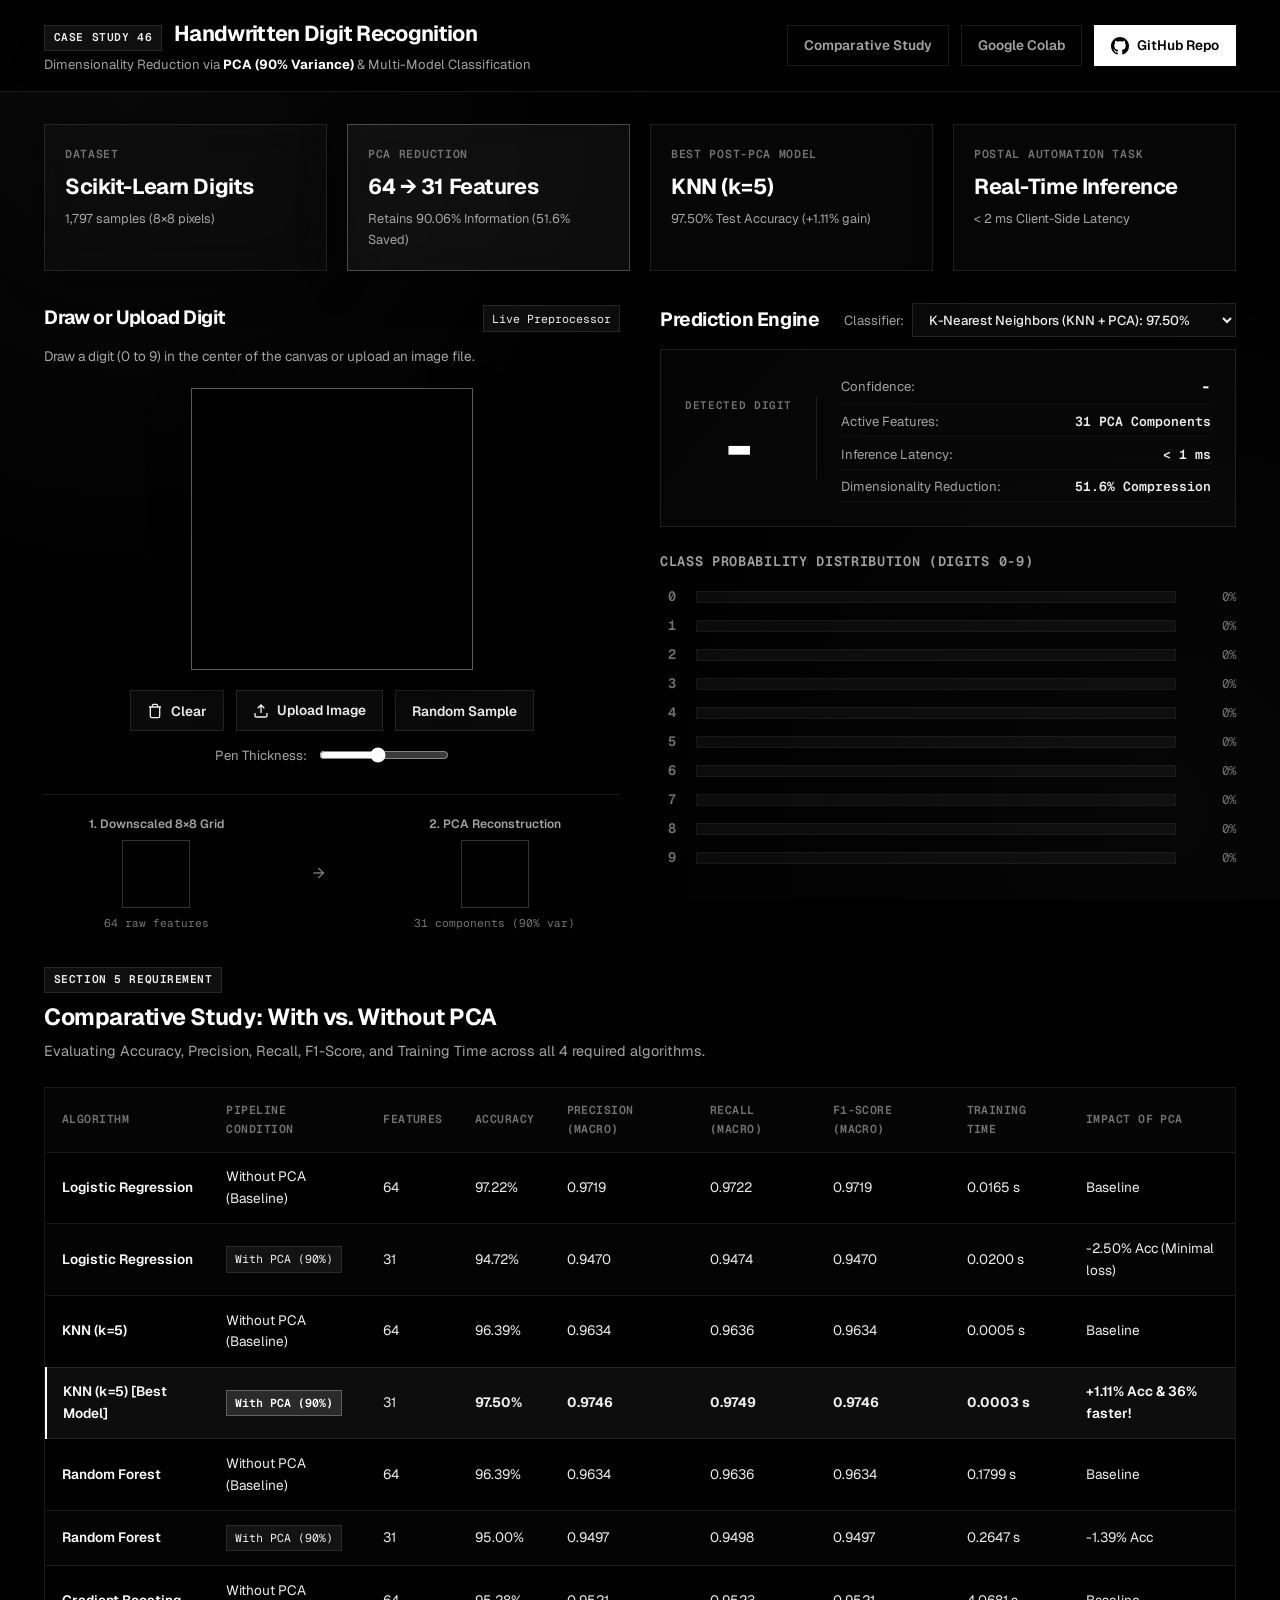
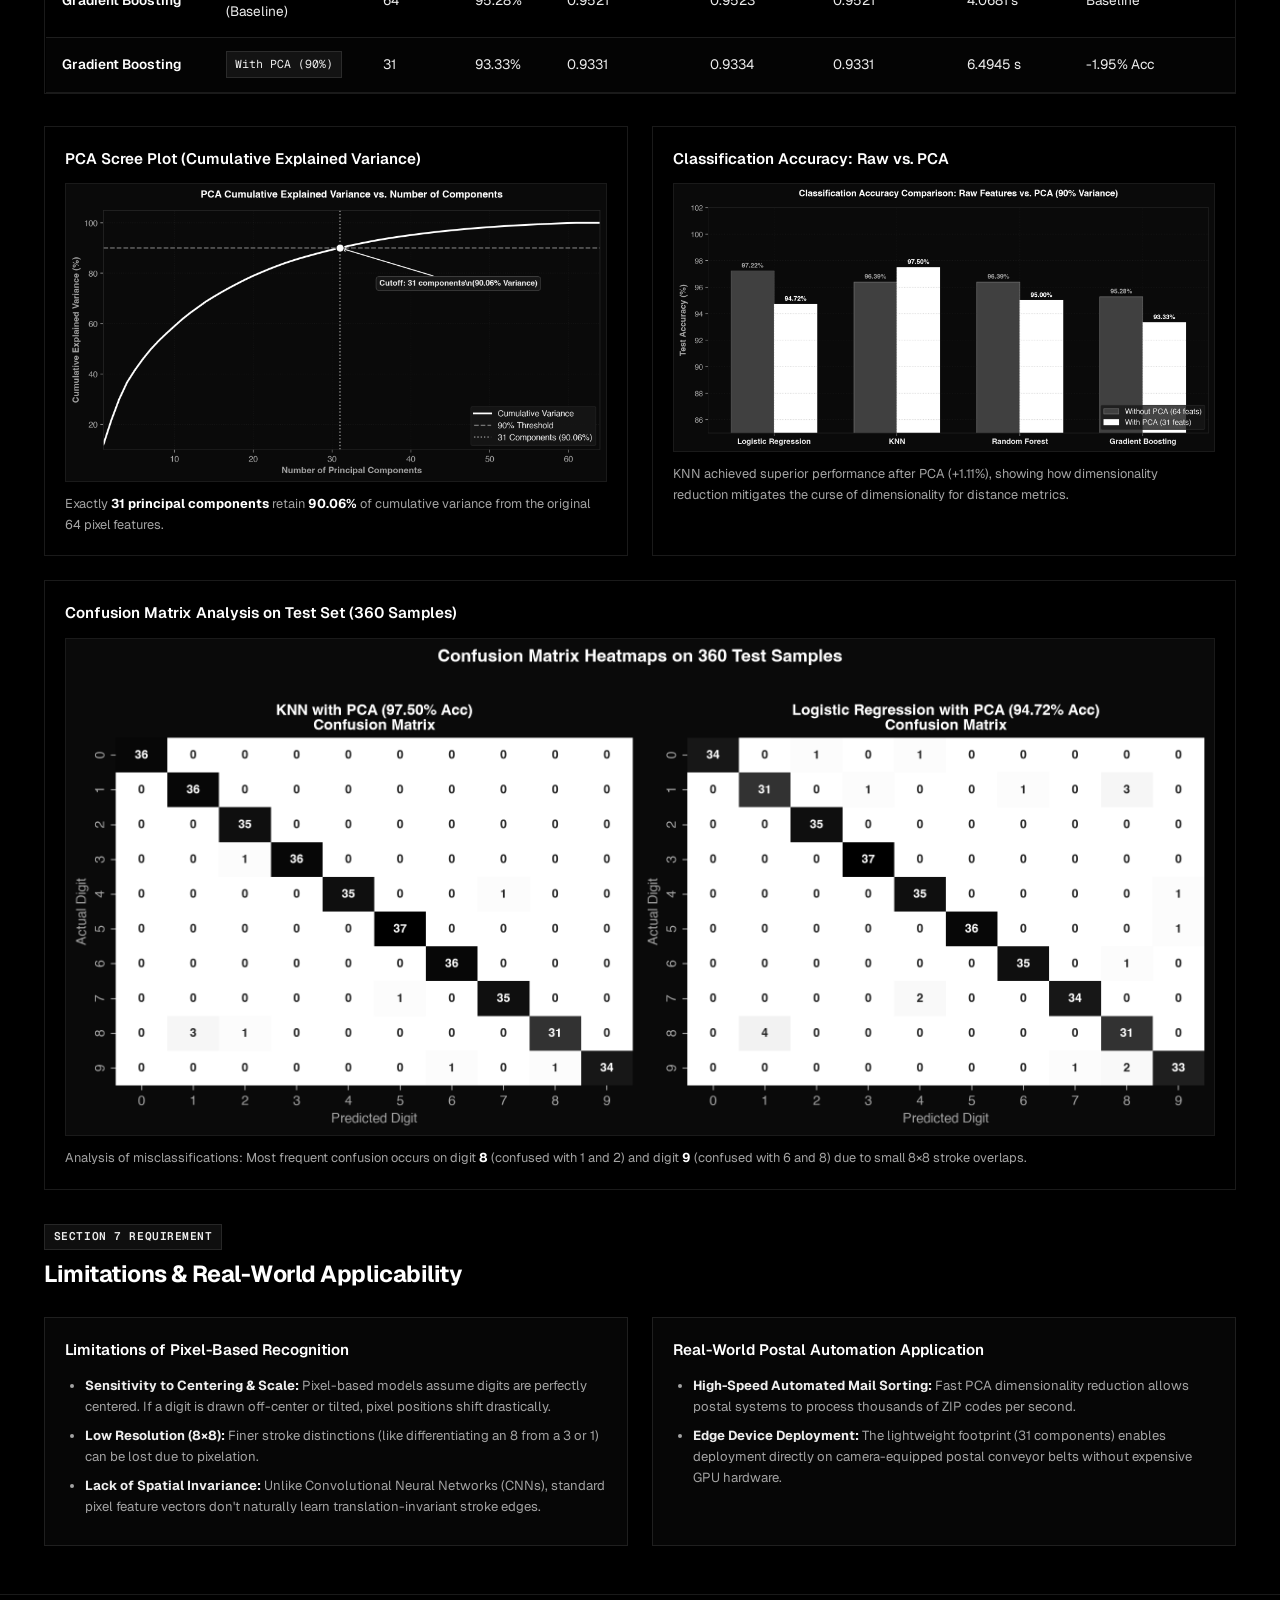
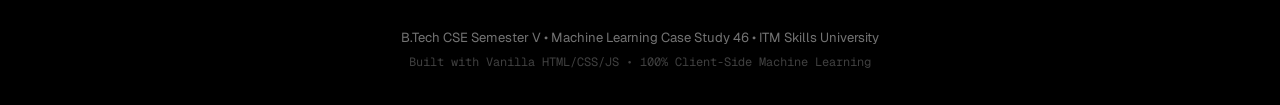
<file: docs/index.html>
<!DOCTYPE html>
<html lang="en">
<head>
  <meta charset="UTF-8">
  <meta name="viewport" content="width=device-width, initial-scale=1.0">
  <title>Handwritten Digit Recognition using PCA & ML | Case Study 46</title>
  <meta name="description" content="Postal automation handwritten digit recognition using Principal Component Analysis (PCA) and Machine Learning classification (KNN, Logistic Regression, Random Forest, Gradient Boosting).">
  <link rel="preconnect" href="https://fonts.googleapis.com">
  <link rel="preconnect" href="https://fonts.gstatic.com" crossorigin>
  <link href="https://fonts.googleapis.com/css2?family=Geist:wght@300;400;500;600;700;800;900&family=Geist+Mono:wght@400;500;600;700&display=swap" rel="stylesheet">
  <link rel="stylesheet" href="style.css">
</head>
<body>
  <!-- Header / Navigation -->
  <header class="app-header">
    <div class="header-container">
      <div class="brand">
        <span class="badge">Case Study 46</span>
        <h1>Handwritten Digit Recognition</h1>
        <p class="subtitle">Dimensionality Reduction via <strong>PCA (90% Variance)</strong> & Multi-Model Classification</p>
      </div>
      <div class="header-actions">
        <a href="#study-section" class="btn btn-outline">Comparative Study</a>
        <a href="https://colab.research.google.com/drive/1kTOeMzGCiN0HxwHrBNd3Xd0v0UyKECfm?usp=sharing" target="_blank" rel="noopener" class="btn btn-outline">Google Colab</a>
        <a href="https://github.com/MSB-io/handwritten-digit-recognition" target="_blank" rel="noopener" class="btn btn-primary">
          <svg width="18" height="18" viewBox="0 0 24 24" fill="currentColor"><path d="M12 0C5.37 0 0 5.37 0 12c0 5.31 3.435 9.795 8.205 11.385.6.105.825-.255.825-.57 0-.285-.015-1.23-.015-2.235-3.015.555-3.795-.735-4.035-1.41-.135-.345-.72-1.41-1.23-1.695-.42-.225-1.02-.78-.015-.795.945-.015 1.62.87 1.845 1.23 1.08 1.815 2.805 1.305 3.495.99.105-.78.42-1.305.765-1.605-2.67-.3-5.46-1.335-5.46-5.925 0-1.305.465-2.385 1.23-3.225-.12-.3-.54-1.53.12-3.18 0 0 1.005-.315 3.3 1.23.96-.27 1.98-.405 3-.405s2.04.135 3 .405c2.295-1.56 3.3-1.23 3.3-1.23.66 1.65.24 2.88.12 3.18.765.84 1.23 1.905 1.23 3.225 0 4.605-2.805 5.625-5.475 5.925.435.375.81 1.095.81 2.22 0 1.605-.015 2.895-.015 3.3 0 .315.225.69.825.57A12.02 12.02 0 0024 12c0-6.63-5.37-12-12-12z"/></svg>
          GitHub Repo
        </a>
      </div>
    </div>
  </header>

  <!-- Main Content -->
  <main class="main-container">
    
    <!-- Top Summary Banner -->
    <section class="metrics-banner">
      <div class="metric-card">
        <span class="metric-label">Dataset</span>
        <span class="metric-value">Scikit-Learn Digits</span>
        <span class="metric-sub">1,797 samples (8×8 pixels)</span>
      </div>
      <div class="metric-card highlight">
        <span class="metric-label">PCA Reduction</span>
        <span class="metric-value">64 → 31 Features</span>
        <span class="metric-sub">Retains 90.06% Information (51.6% Saved)</span>
      </div>
      <div class="metric-card">
        <span class="metric-label">Best Post-PCA Model</span>
        <span class="metric-value">KNN (k=5)</span>
        <span class="metric-sub">97.50% Test Accuracy (+1.11% gain)</span>
      </div>
      <div class="metric-card">
        <span class="metric-label">Postal Automation Task</span>
        <span class="metric-value">Real-Time Inference</span>
        <span class="metric-sub">&lt; 2 ms Client-Side Latency</span>
      </div>
    </section>

    <!-- Interactive Workspace Grid -->
    <div class="workspace-grid">
      
      <!-- Left Panel: Drawing Canvas & Preprocessing -->
      <section class="drawing-panel">
        <div class="panel-header">
          <h2>Draw or Upload Digit</h2>
          <span class="tag">Live Preprocessor</span>
        </div>
        <p class="panel-desc">Draw a digit (0 to 9) in the center of the canvas or upload an image file.</p>

        <!-- Canvas Container -->
        <div class="canvas-wrapper">
          <canvas id="digitCanvas" width="280" height="280"></canvas>
        </div>

        <!-- Canvas Controls -->
        <div class="canvas-controls">
          <button id="btnClear" class="btn btn-secondary">
            <svg width="16" height="16" viewBox="0 0 24 24" fill="none" stroke="currentColor" stroke-width="2"><path d="M3 6h18M19 6v14a2 2 0 01-2 2H7a2 2 0 01-2-2V6m3 0V4a2 2 0 012-2h4a2 2 0 012 2v2"/></svg>
            Clear
          </button>
          
          <label class="btn btn-secondary file-upload-btn">
            <svg width="16" height="16" viewBox="0 0 24 24" fill="none" stroke="currentColor" stroke-width="2"><path d="M21 15v4a2 2 0 01-2 2H5a2 2 0 01-2-2v-4M17 8l-5-5-5 5M12 3v12"/></svg>
            Upload Image
            <input type="file" id="imageUpload" accept="image/*">
          </label>

          <button id="btnSample" class="btn btn-secondary" title="Load a random test sample">
            Random Sample
          </button>
        </div>

        <div class="stroke-control">
          <label for="strokeWidth">Pen Thickness:</label>
          <input type="range" id="strokeWidth" min="14" max="32" value="22">
        </div>

        <!-- Preprocessing Pipeline Visualizer -->
        <div class="pipeline-visualizer">
          <div class="visual-step">
            <span class="step-title">1. Downscaled 8×8 Grid</span>
            <div class="pixel-preview-box">
              <canvas id="preview8x8" width="64" height="64"></canvas>
            </div>
            <span class="step-meta">64 raw features</span>
          </div>

          <div class="pipeline-arrow">&rarr;</div>

          <div class="visual-step">
            <span class="step-title">2. PCA Reconstruction</span>
            <div class="pixel-preview-box">
              <canvas id="previewPca" width="64" height="64"></canvas>
            </div>
            <span class="step-meta">31 components (90% var)</span>
          </div>
        </div>
      </section>

      <!-- Right Panel: Prediction & Probabilities -->
      <section class="prediction-panel">
        <div class="panel-header">
          <h2>Prediction Engine</h2>
          <!-- Model Selector -->
          <div class="model-select-wrapper">
            <label for="modelSelect">Classifier:</label>
            <select id="modelSelect" class="form-select">
              <option value="knn" selected>K-Nearest Neighbors (KNN + PCA): 97.50%</option>
              <option value="lr">Logistic Regression (Softmax + PCA): 94.72%</option>
            </select>
          </div>
        </div>

        <!-- Big Prediction Banner -->
        <div class="prediction-display">
          <div class="digit-box">
            <span class="digit-label">Detected Digit</span>
            <span id="predictedDigit" class="digit-number">-</span>
          </div>
          <div class="prediction-details">
            <div class="detail-row">
              <span class="detail-name">Confidence:</span>
              <span id="predictionConfidence" class="detail-value highlight-val">-</span>
            </div>
            <div class="detail-row">
              <span class="detail-name">Active Features:</span>
              <span class="detail-value">31 PCA Components</span>
            </div>
            <div class="detail-row">
              <span class="detail-name">Inference Latency:</span>
              <span id="inferenceLatency" class="detail-value">&lt; 1 ms</span>
            </div>
            <div class="detail-row">
              <span class="detail-name">Dimensionality Reduction:</span>
              <span class="detail-value green-val">51.6% Compression</span>
            </div>
          </div>
        </div>

        <!-- Probability Distribution Bar Chart -->
        <div class="probabilities-container">
          <h3>Class Probability Distribution (Digits 0-9)</h3>
          <div class="prob-bars" id="probBars">
            <!-- Dynamically populated 0 to 9 bars -->
          </div>
        </div>
      </section>
    </div>

    <!-- Comparative Study Section (Requirement 5) -->
    <section id="study-section" class="study-section">
      <div class="section-heading">
        <span class="badge">Section 5 Requirement</span>
        <h2>Comparative Study: With vs. Without PCA</h2>
        <p>Evaluating Accuracy, Precision, Recall, F1-Score, and Training Time across all 4 required algorithms.</p>
      </div>

      <!-- Results Table -->
      <div class="table-responsive">
        <table class="data-table">
          <thead>
            <tr>
              <th>Algorithm</th>
              <th>Pipeline Condition</th>
              <th>Features</th>
              <th>Accuracy</th>
              <th>Precision (Macro)</th>
              <th>Recall (Macro)</th>
              <th>F1-Score (Macro)</th>
              <th>Training Time</th>
              <th>Impact of PCA</th>
            </tr>
          </thead>
          <tbody>
            <tr>
              <td class="bold-text">Logistic Regression</td>
              <td>Without PCA (Baseline)</td>
              <td>64</td>
              <td>97.22%</td>
              <td>0.9719</td>
              <td>0.9722</td>
              <td>0.9719</td>
              <td>0.0165 s</td>
              <td>Baseline</td>
            </tr>
            <tr class="pca-row">
              <td class="bold-text">Logistic Regression</td>
              <td><span class="pill">With PCA (90%)</span></td>
              <td>31</td>
              <td>94.72%</td>
              <td>0.9470</td>
              <td>0.9474</td>
              <td>0.9470</td>
              <td>0.0200 s</td>
              <td>-2.50% Acc (Minimal loss)</td>
            </tr>
            <tr>
              <td class="bold-text">KNN (k=5)</td>
              <td>Without PCA (Baseline)</td>
              <td>64</td>
              <td>96.39%</td>
              <td>0.9634</td>
              <td>0.9636</td>
              <td>0.9634</td>
              <td>0.0005 s</td>
              <td>Baseline</td>
            </tr>
            <tr class="pca-row highlight-winner">
              <td class="bold-text">KNN (k=5) [Best Model]</td>
              <td><span class="pill green-pill">With PCA (90%)</span></td>
              <td>31</td>
              <td><strong>97.50%</strong></td>
              <td><strong>0.9746</strong></td>
              <td><strong>0.9749</strong></td>
              <td><strong>0.9746</strong></td>
              <td><strong>0.0003 s</strong></td>
              <td><span class="gain">+1.11% Acc &amp; 36% faster!</span></td>
            </tr>
            <tr>
              <td class="bold-text">Random Forest</td>
              <td>Without PCA (Baseline)</td>
              <td>64</td>
              <td>96.39%</td>
              <td>0.9634</td>
              <td>0.9636</td>
              <td>0.9634</td>
              <td>0.1799 s</td>
              <td>Baseline</td>
            </tr>
            <tr class="pca-row">
              <td class="bold-text">Random Forest</td>
              <td><span class="pill">With PCA (90%)</span></td>
              <td>31</td>
              <td>95.00%</td>
              <td>0.9497</td>
              <td>0.9498</td>
              <td>0.9497</td>
              <td>0.2647 s</td>
              <td>-1.39% Acc</td>
            </tr>
            <tr>
              <td class="bold-text">Gradient Boosting</td>
              <td>Without PCA (Baseline)</td>
              <td>64</td>
              <td>95.28%</td>
              <td>0.9521</td>
              <td>0.9523</td>
              <td>0.9521</td>
              <td>4.0681 s</td>
              <td>Baseline</td>
            </tr>
            <tr class="pca-row">
              <td class="bold-text">Gradient Boosting</td>
              <td><span class="pill">With PCA (90%)</span></td>
              <td>31</td>
              <td>93.33%</td>
              <td>0.9331</td>
              <td>0.9334</td>
              <td>0.9331</td>
              <td>6.4945 s</td>
              <td>-1.95% Acc</td>
            </tr>
          </tbody>
        </table>
      </div>

      <!-- Charts Grid -->
      <div class="charts-grid">
        <div class="chart-card">
          <h3>PCA Scree Plot (Cumulative Explained Variance)</h3>
          <img src="assets/pca_variance_curve.png" alt="PCA Explained Variance Curve" class="responsive-chart">
          <p class="chart-caption">Exactly <strong>31 principal components</strong> retain <strong>90.06%</strong> of cumulative variance from the original 64 pixel features.</p>
        </div>

        <div class="chart-card">
          <h3>Classification Accuracy: Raw vs. PCA</h3>
          <img src="assets/accuracy_comparison.png" alt="Accuracy Comparison Bar Chart" class="responsive-chart">
          <p class="chart-caption">KNN achieved superior performance after PCA (+1.11%), showing how dimensionality reduction mitigates the curse of dimensionality for distance metrics.</p>
        </div>

        <div class="chart-card wide-card">
          <h3>Confusion Matrix Analysis on Test Set (360 Samples)</h3>
          <img src="assets/confusion_matrices.png" alt="Confusion Matrix Heatmaps" class="responsive-chart">
          <p class="chart-caption">Analysis of misclassifications: Most frequent confusion occurs on digit <strong>8</strong> (confused with 1 and 2) and digit <strong>9</strong> (confused with 6 and 8) due to small 8×8 stroke overlaps.</p>
        </div>
      </div>
    </section>

    <!-- Limitations and Real-World Applicability (Requirement 7) -->
    <section class="limitations-section">
      <div class="section-heading">
        <span class="badge">Section 7 Requirement</span>
        <h2>Limitations &amp; Real-World Applicability</h2>
      </div>
      <div class="limits-grid">
        <div class="limit-box">
          <h4>Limitations of Pixel-Based Recognition</h4>
          <ul>
            <li><strong>Sensitivity to Centering &amp; Scale:</strong> Pixel-based models assume digits are perfectly centered. If a digit is drawn off-center or tilted, pixel positions shift drastically.</li>
            <li><strong>Low Resolution (8×8):</strong> Finer stroke distinctions (like differentiating an 8 from a 3 or 1) can be lost due to pixelation.</li>
            <li><strong>Lack of Spatial Invariance:</strong> Unlike Convolutional Neural Networks (CNNs), standard pixel feature vectors don't naturally learn translation-invariant stroke edges.</li>
          </ul>
        </div>
        <div class="limit-box">
          <h4>Real-World Postal Automation Application</h4>
          <ul>
            <li><strong>High-Speed Automated Mail Sorting:</strong> Fast PCA dimensionality reduction allows postal systems to process thousands of ZIP codes per second.</li>
            <li><strong>Edge Device Deployment:</strong> The lightweight footprint (31 components) enables deployment directly on camera-equipped postal conveyor belts without expensive GPU hardware.</li>
          </ul>
        </div>
      </div>
    </section>

  </main>

  <!-- Footer -->
  <footer class="app-footer">
    <div class="footer-container">
      <p>B.Tech CSE Semester V &bull; Machine Learning Case Study 46 &bull; ITM Skills University</p>
      <p class="copyright">Built with Vanilla HTML/CSS/JS &bull; 100% Client-Side Machine Learning</p>
    </div>
  </footer>

  <!-- Scripts -->
  <script src="model_data.js"></script>
  <script src="app.js"></script>
</body>
</html>
</file>
<file: docs/style.css>
/* ==========================================================================
   Case Study 46: Handwritten Digit Recognition Design System
   Monochrome (Black, White, Shades of Gray) | Dark Glassmorphism
   Sharp Edges (0px radius) | Mini Corner Crosshairs
   Typography: Geist & Geist Mono Only
   ========================================================================== */

@import url('https://fonts.googleapis.com/css2?family=Geist:wght@300;400;500;600;700;800;900&family=Geist+Mono:wght@400;500;600;700&display=swap');

:root {
  /* Strictly Black, White, and Grayscale */
  --bg-black: #000000;
  --bg-surface: #0a0a0a;
  
  --glass-bg: rgba(255, 255, 255, 0.025);
  --glass-bg-hover: rgba(255, 255, 255, 0.045);
  --glass-border: rgba(255, 255, 255, 0.1);
  --glass-border-focus: rgba(255, 255, 255, 0.3);
  
  --text-pure: #ffffff;
  --text-primary: #ededed;
  --text-secondary: #a3a3a3;
  --text-muted: #737373;
  --text-faint: #404040;
  
  --btn-primary-bg: #ffffff;
  --btn-primary-text: #000000;
  --btn-primary-hover: #e5e5e5;
  
  /* Sharp Geometry: 0px radius */
  --radius-sm: 0px;
  --radius-md: 0px;
  --radius-lg: 0px;
  --radius-full: 0px;
  
  --glass-blur: blur(20px);
  --shadow-card: 0 8px 32px 0 rgba(0, 0, 0, 0.55);
  --transition: all 0.15s cubic-bezier(0.16, 1, 0.3, 1);
  
  /* Fonts: Geist & Geist Mono Only */
  --font-main: 'Geist', -apple-system, BlinkMacSystemFont, 'Segoe UI', Roboto, sans-serif;
  --font-mono: 'Geist Mono', monospace;
}

* {
  margin: 0;
  padding: 0;
  box-sizing: border-box;
  border-radius: 0 !important; /* Global Sharp Edges */
}

body {
  font-family: var(--font-main);
  background-color: var(--bg-black);
  background-image: 
    radial-gradient(circle at 10% 10%, rgba(255, 255, 255, 0.035) 0%, transparent 40%),
    radial-gradient(circle at 90% 90%, rgba(255, 255, 255, 0.025) 0%, transparent 45%);
  background-attachment: fixed;
  color: var(--text-primary);
  line-height: 1.6;
  min-height: 100vh;
  -webkit-font-smoothing: antialiased;
  -moz-osx-font-smoothing: grayscale;
}



/* Header */
.app-header {
  border-bottom: 1px solid var(--glass-border);
  background: rgba(0, 0, 0, 0.85);
  backdrop-filter: var(--glass-blur);
  -webkit-backdrop-filter: var(--glass-blur);
  position: sticky;
  top: 0;
  z-index: 100;
}

.header-container {
  max-width: 1240px;
  margin: 0 auto;
  padding: 1rem 1.5rem;
  display: flex;
  justify-content: space-between;
  align-items: center;
  gap: 1.5rem;
}

.brand h1 {
  font-size: 1.35rem;
  font-weight: 700;
  letter-spacing: -0.03em;
  color: var(--text-pure);
  display: inline-block;
  margin-left: 0.5rem;
}

.subtitle {
  font-size: 0.82rem;
  color: var(--text-secondary);
  margin-top: 0.2rem;
}

.subtitle strong {
  color: var(--text-pure);
}

.badge {
  display: inline-block;
  font-size: 0.7rem;
  font-family: var(--font-mono);
  font-weight: 600;
  text-transform: uppercase;
  letter-spacing: 0.05em;
  background: rgba(255, 255, 255, 0.06);
  color: var(--text-primary);
  border: 1px solid var(--glass-border);
  padding: 0.2rem 0.55rem;
}

.header-actions {
  display: flex;
  align-items: center;
  gap: 0.75rem;
}

/* Buttons (Sharp & Monochrome) */
.btn {
  display: inline-flex;
  align-items: center;
  gap: 0.5rem;
  padding: 0.55rem 1rem;
  font-family: var(--font-main);
  font-size: 0.85rem;
  font-weight: 600;
  cursor: pointer;
  text-decoration: none;
  transition: var(--transition);
  border: 1px solid transparent;
}

.btn-primary {
  background: var(--btn-primary-bg);
  color: var(--btn-primary-text);
  border: 1px solid #ffffff;
}

.btn-primary:hover {
  background: var(--btn-primary-hover);
  transform: translateY(-1px);
}

.btn-secondary {
  background: rgba(255, 255, 255, 0.04);
  color: var(--text-primary);
  border: 1px solid var(--glass-border);
}

.btn-secondary:hover {
  background: rgba(255, 255, 255, 0.08);
  border-color: var(--glass-border-focus);
}

.btn-outline {
  background: transparent;
  color: var(--text-secondary);
  border: 1px solid var(--glass-border);
}

.btn-outline:hover {
  color: var(--text-pure);
  border-color: var(--glass-border-focus);
  background: rgba(255, 255, 255, 0.04);
}

.file-upload-btn {
  position: relative;
  overflow: hidden;
}

.file-upload-btn input[type="file"] {
  position: absolute;
  top: 0;
  right: 0;
  min-width: 100%;
  min-height: 100%;
  font-size: 100px;
  text-align: right;
  opacity: 0;
  outline: none;
  cursor: inherit;
  display: block;
}

/* Main Container */
.main-container {
  max-width: 1240px;
  margin: 2rem auto;
  padding: 0 1.5rem;
  display: flex;
  flex-direction: column;
  gap: 2rem;
}

/* Top Metrics Banner (Glassmorphism & Crosshairs) */
.metrics-banner {
  display: grid;
  grid-template-columns: repeat(auto-fit, minmax(230px, 1fr));
  gap: 1.25rem;
}

.metric-card {
  background: var(--glass-bg);
  backdrop-filter: var(--glass-blur);
  -webkit-backdrop-filter: var(--glass-blur);
  border: 1px solid var(--glass-border);
  padding: 1.25rem;
  display: flex;
  flex-direction: column;
  transition: var(--transition);
  box-shadow: var(--shadow-card);
}

.metric-card:hover {
  border-color: var(--glass-border-focus);
  background: var(--glass-bg-hover);
}

.metric-card.highlight {
  border-color: rgba(255, 255, 255, 0.25);
  background: rgba(255, 255, 255, 0.05);
}

.metric-label {
  font-size: 0.72rem;
  font-family: var(--font-mono);
  font-weight: 600;
  text-transform: uppercase;
  letter-spacing: 0.06em;
  color: var(--text-muted);
}

.metric-value {
  font-size: 1.35rem;
  font-weight: 700;
  letter-spacing: -0.02em;
  color: var(--text-pure);
  margin: 0.35rem 0;
}

.metric-sub {
  font-size: 0.8rem;
  color: var(--text-secondary);
}

/* Panels (Borderless Layout Columns) */
.drawing-panel,
.prediction-panel {
  display: flex;
  flex-direction: column;
}

/* Workspace Grid */
.workspace-grid {
  display: grid;
  grid-template-columns: 1fr 1fr;
  gap: 2.5rem;
  align-items: start;
}

@media (max-width: 900px) {
  .workspace-grid {
    grid-template-columns: 1fr;
  }
}

.panel-header {
  display: flex;
  justify-content: space-between;
  align-items: center;
  margin-bottom: 0.75rem;
}

.panel-header h2 {
  font-size: 1.2rem;
  font-weight: 700;
  color: var(--text-pure);
  letter-spacing: -0.02em;
}

.panel-desc {
  font-size: 0.85rem;
  color: var(--text-secondary);
  margin-bottom: 1.25rem;
}

.tag {
  font-size: 0.72rem;
  font-family: var(--font-mono);
  background: rgba(255, 255, 255, 0.05);
  color: var(--text-primary);
  padding: 0.2rem 0.5rem;
  border: 1px solid var(--glass-border);
}

/* Drawing Canvas */
.canvas-wrapper {
  position: relative;
  width: 282px;
  height: 282px;
  margin: 0 auto;
  border: 1px solid rgba(255, 255, 255, 0.35);
  box-shadow: 0 10px 30px rgba(0, 0, 0, 0.8);
  background: #000000;
  cursor: crosshair;
  display: flex;
  align-items: center;
  justify-content: center;
}

#digitCanvas {
  display: block;
  width: 280px;
  height: 280px;
  touch-action: none;
}

.canvas-controls {
  display: flex;
  justify-content: center;
  gap: 0.75rem;
  margin-top: 1.25rem;
  flex-wrap: wrap;
}

.stroke-control {
  display: flex;
  align-items: center;
  justify-content: center;
  gap: 0.75rem;
  margin-top: 0.85rem;
  font-size: 0.82rem;
  color: var(--text-secondary);
}

.stroke-control input[type="range"] {
  accent-color: #ffffff;
  width: 130px;
}

/* Pipeline Visualizer (8x8 and PCA Previews) */
.pipeline-visualizer {
  display: flex;
  align-items: center;
  justify-content: space-around;
  margin-top: 1.75rem;
  padding-top: 1.25rem;
  border-top: 1px solid var(--glass-border);
}

.visual-step {
  display: flex;
  flex-direction: column;
  align-items: center;
  gap: 0.4rem;
}

.step-title {
  font-size: 0.75rem;
  font-weight: 600;
  color: var(--text-secondary);
}

.pixel-preview-box {
  width: 68px;
  height: 68px;
  background: #000000;
  border: 1px solid rgba(255, 255, 255, 0.2);
  display: flex;
  align-items: center;
  justify-content: center;
  position: relative;
}

#preview8x8, #previewPca {
  image-rendering: pixelated;
  image-rendering: crisp-edges;
  width: 64px;
  height: 64px;
}

.step-meta {
  font-size: 0.7rem;
  color: var(--text-muted);
  font-family: var(--font-mono);
}

.pipeline-arrow {
  color: var(--text-muted);
  font-size: 1.2rem;
  font-family: var(--font-mono);
}

/* Prediction Panel */
.model-select-wrapper {
  display: flex;
  align-items: center;
  gap: 0.5rem;
  font-size: 0.82rem;
  color: var(--text-secondary);
}

.form-select {
  background: #0a0a0a;
  color: var(--text-primary);
  border: 1px solid var(--glass-border);
  padding: 0.4rem 0.75rem;
  font-family: var(--font-main);
  font-size: 0.82rem;
  font-weight: 500;
  cursor: pointer;
  outline: none;
  transition: var(--transition);
}

.form-select:focus {
  border-color: var(--glass-border-focus);
}

.prediction-display {
  display: flex;
  align-items: center;
  gap: 1.5rem;
  background: rgba(255, 255, 255, 0.02);
  border: 1px solid var(--glass-border);
  padding: 1.5rem;
  margin-bottom: 1.5rem;
}

.digit-box {
  display: flex;
  flex-direction: column;
  align-items: center;
  justify-content: center;
  background: transparent;
  border-right: 1px solid var(--glass-border);
  min-width: 120px;
  padding-right: 1.5rem;
}

.digit-label {
  font-size: 0.68rem;
  text-transform: uppercase;
  color: var(--text-muted);
  font-family: var(--font-mono);
  font-weight: 600;
  letter-spacing: 0.06em;
}

.digit-number {
  font-size: 4rem;
  font-weight: 800;
  font-family: var(--font-mono);
  color: #ffffff;
  line-height: 1;
}

.prediction-details {
  display: flex;
  flex-direction: column;
  gap: 0.4rem;
  flex: 1;
}

.detail-row {
  display: flex;
  justify-content: space-between;
  align-items: center;
  font-size: 0.82rem;
  padding-bottom: 0.25rem;
  border-bottom: 1px solid rgba(255, 255, 255, 0.04);
}

.detail-name {
  color: var(--text-secondary);
}

.detail-value {
  font-weight: 600;
  font-family: var(--font-mono);
  color: var(--text-primary);
}

.highlight-val {
  color: #ffffff;
  font-size: 1rem;
  font-weight: 700;
}

/* Probabilities Bars (Sharp Linear) */
.probabilities-container h3 {
  font-size: 0.85rem;
  font-weight: 600;
  color: var(--text-secondary);
  margin-bottom: 0.85rem;
  text-transform: uppercase;
  letter-spacing: 0.05em;
  font-family: var(--font-mono);
}

.prob-bars {
  display: flex;
  flex-direction: column;
  gap: 0.45rem;
}

.prob-row {
  display: flex;
  align-items: center;
  gap: 0.75rem;
}

.prob-digit {
  width: 24px;
  font-family: var(--font-mono);
  font-size: 0.85rem;
  font-weight: 600;
  text-align: center;
  color: var(--text-muted);
}

.prob-bar-track {
  flex: 1;
  height: 12px;
  background: rgba(255, 255, 255, 0.04);
  border: 1px solid rgba(255, 255, 255, 0.05);
  overflow: hidden;
  position: relative;
}

.prob-bar-fill {
  height: 100%;
  background: #525252;
  width: 0%;
  transition: width 0.2s cubic-bezier(0.16, 1, 0.3, 1);
}

.prob-row.active .prob-digit {
  color: #ffffff;
  font-weight: 700;
}

.prob-row.active .prob-bar-fill {
  background: #ffffff;
}

.prob-percent {
  width: 48px;
  text-align: right;
  font-size: 0.78rem;
  font-family: var(--font-mono);
  color: var(--text-muted);
}

.prob-row.active .prob-percent {
  color: #ffffff;
  font-weight: 700;
}

/* Section Headings */
.section-heading {
  margin-bottom: 1.5rem;
}

.section-heading h2 {
  font-size: 1.45rem;
  font-weight: 700;
  color: var(--text-pure);
  letter-spacing: -0.02em;
  margin: 0.4rem 0 0.2rem 0;
}

.section-heading p {
  color: var(--text-secondary);
  font-size: 0.9rem;
}

/* Data Table (Sharp Monochrome) */
.table-responsive {
  overflow-x: auto;
  border: 1px solid var(--glass-border);
  margin-bottom: 2rem;
}

.data-table {
  width: 100%;
  border-collapse: collapse;
  text-align: left;
  font-size: 0.85rem;
}

.data-table th, .data-table td {
  padding: 0.85rem 1rem;
  border-bottom: 1px solid var(--glass-border);
}

.data-table th {
  background: rgba(255, 255, 255, 0.02);
  color: var(--text-muted);
  font-weight: 600;
  text-transform: uppercase;
  font-size: 0.72rem;
  font-family: var(--font-mono);
  letter-spacing: 0.04em;
}

.data-table tbody tr:hover {
  background: rgba(255, 255, 255, 0.02);
}

.bold-text {
  font-weight: 600;
  color: var(--text-pure);
}

.pca-row {
  background: rgba(255, 255, 255, 0.015);
}

.highlight-winner {
  background: rgba(255, 255, 255, 0.05) !important;
  border-left: 2px solid #ffffff;
}

.pill {
  display: inline-block;
  font-size: 0.72rem;
  font-family: var(--font-mono);
  padding: 0.2rem 0.5rem;
  background: rgba(255, 255, 255, 0.06);
  color: var(--text-primary);
  border: 1px solid var(--glass-border);
}

.green-pill {
  background: rgba(255, 255, 255, 0.12);
  color: #ffffff;
  border-color: rgba(255, 255, 255, 0.25);
  font-weight: 600;
}

.gain {
  color: #ffffff;
  font-weight: 600;
}

/* Charts Grid */
.charts-grid {
  display: grid;
  grid-template-columns: 1fr 1fr;
  gap: 1.5rem;
}

@media (max-width: 850px) {
  .charts-grid {
    grid-template-columns: 1fr;
  }
}

.chart-card {
  background: rgba(0, 0, 0, 0.4);
  border: 1px solid var(--glass-border);
  padding: 1.25rem;
  display: flex;
  flex-direction: column;
}

.chart-card.wide-card {
  grid-column: 1 / -1;
}

.chart-card h3 {
  font-size: 0.95rem;
  font-weight: 600;
  color: var(--text-pure);
  margin-bottom: 0.75rem;
}

.responsive-chart {
  width: 100%;
  height: auto;
  border: 1px solid var(--glass-border);
}

.chart-caption {
  font-size: 0.8rem;
  color: var(--text-secondary);
  margin-top: 0.75rem;
}

.chart-caption strong {
  color: var(--text-pure);
}

/* Limitations Section */
.limits-grid {
  display: grid;
  grid-template-columns: 1fr 1fr;
  gap: 1.5rem;
}

@media (max-width: 800px) {
  .limits-grid {
    grid-template-columns: 1fr;
  }
}

.limit-box {
  background: var(--glass-bg);
  border: 1px solid var(--glass-border);
  padding: 1.25rem;
}

.limit-box h4 {
  font-size: 0.95rem;
  font-weight: 600;
  margin-bottom: 0.75rem;
  color: var(--text-pure);
}

.limit-box ul {
  padding-left: 1.25rem;
}

.limit-box li {
  font-size: 0.82rem;
  color: var(--text-secondary);
  margin-bottom: 0.5rem;
}

.limit-box li strong {
  color: var(--text-primary);
}

/* Footer */
.app-footer {
  border-top: 1px solid var(--glass-border);
  padding: 2rem 1.5rem;
  margin-top: 3rem;
  background: #000000;
  text-align: center;
}

.footer-container p {
  font-size: 0.82rem;
  color: var(--text-muted);
}

.footer-container .copyright {
  font-size: 0.75rem;
  color: var(--text-faint);
  margin-top: 0.35rem;
  font-family: var(--font-mono);
}
</file>
